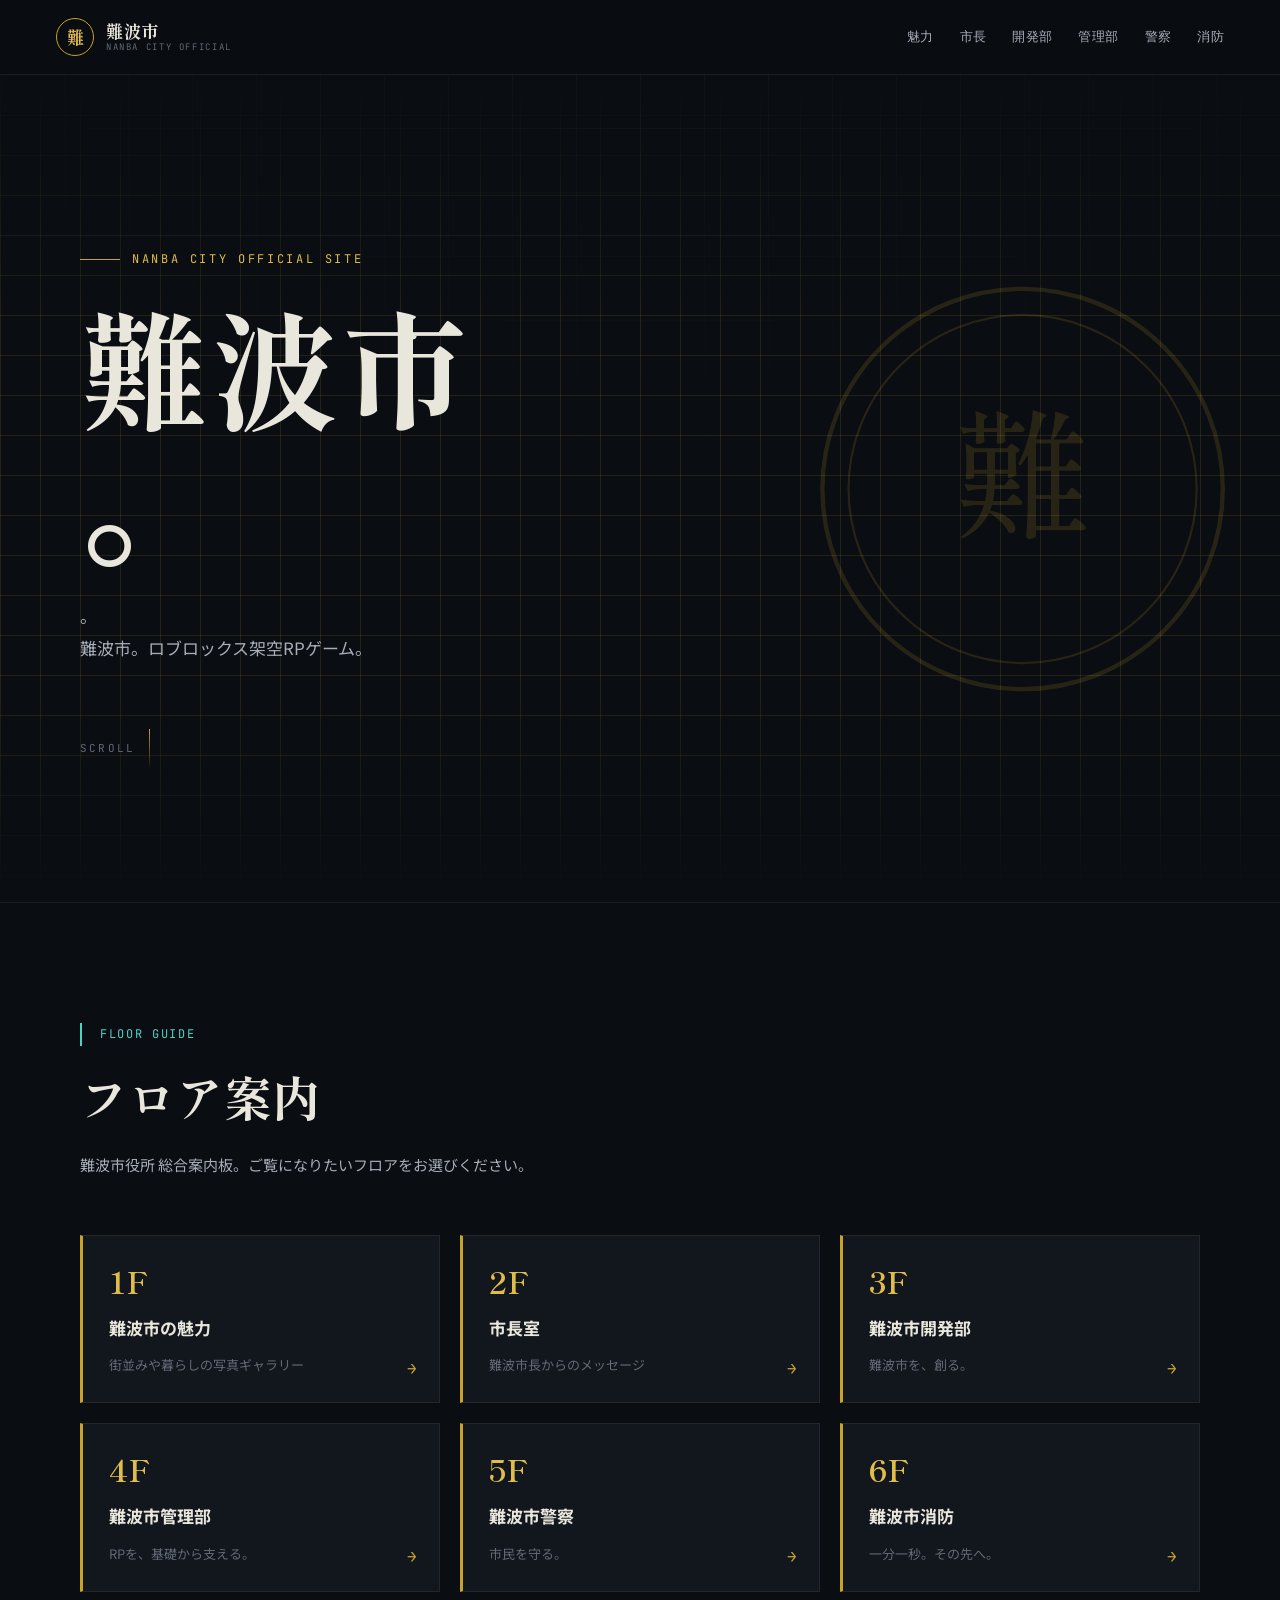
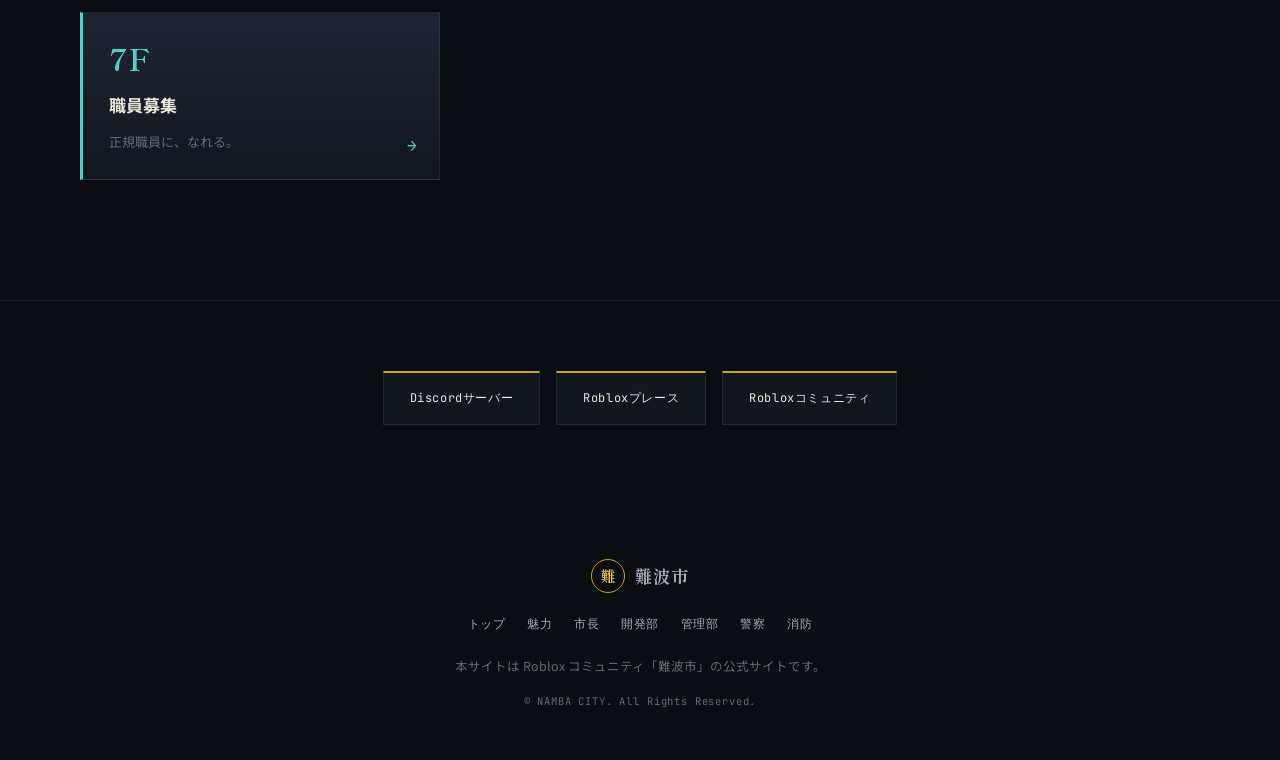
<file: index.html>
<!DOCTYPE html>
<html lang="ja">
<head>
  <meta name="google-site-verification" content="oel3EY64V1qcMJ2MI0veUXsYxTe64G3Mp0bTY5dSs6Q" />
<meta charset="UTF-8">
<meta name="viewport" content="width=device-width, initial-scale=1.0">
<title>難波市 公式サイト｜難波市 公式サイト</title>
<meta name="description" content="難波市 公式サイト。難波市の魅力、市長メッセージ、各部門のご紹介。">
<link rel="preconnect" href="https://fonts.googleapis.com">
<link rel="preconnect" href="https://fonts.gstatic.com" crossorigin>
<link href="https://fonts.googleapis.com/css2?family=Shippori+Mincho:wght@500;700;800&family=Noto+Sans+JP:wght@400;500;600;700;900&family=JetBrains+Mono:wght@400;500;600&display=swap" rel="stylesheet">
<link rel="stylesheet" href="style.css">
</head>
<body>

<div class="blueprint-fixed" aria-hidden="true"></div>
<header class="site-header">
  <a href="index.html" class="brand">
    <span class="brand-mark">難</span>
    <span class="brand-text">
      <span class="brand-ja">難波市</span>
      <span class="brand-en">NANBA CITY OFFICIAL</span>
    </span>
  </a>
  <nav class="site-nav">
    <a href="charm.html">魅力</a>
    <a href="mayor.html">市長</a>
    <a href="development.html">開発部</a>
    <a href="administration.html">管理部</a>
    <a href="police.html">警察</a>
    <a href="fire.html">消防</a>
  </nav>
</header>

<main id="top">

  <!-- ===================== HERO ===================== -->
  <section class="hero">
    <div class="hero-grid" aria-hidden="true"></div>
    <div class="hero-seal" aria-hidden="true">
      <svg viewBox="0 0 200 200" xmlns="http://www.w3.org/2000/svg">
        <circle cx="100" cy="100" r="92" fill="none" stroke="currentColor" stroke-width="2"/>
        <circle cx="100" cy="100" r="80" fill="none" stroke="currentColor" stroke-width="1"/>
        <text x="100" y="118" text-anchor="middle" font-family="'Shippori Mincho', serif" font-size="64" fill="currentColor">難</text>
      </svg>
    </div>

    <div class="hero-inner">
      <p class="eyebrow"><span class="eyebrow-line"></span>NANBA CITY OFFICIAL SITE</p>
      <h1 class="hero-title">難波市<br class="hero-break">。</h1>
      <p class="hero-lead">
        。<br>
        難波市。ロブロックス架空RPゲーム。
      </p>
      <a href="#directory" class="scroll-cue">
        <span>SCROLL</span>
        <span class="scroll-line"></span>
      </a>
    </div>
  </section>

  <!-- ===================== FLOOR DIRECTORY ===================== -->
  <section class="section directory-section" id="directory">
    <div class="section-inner">
      <p class="doc-number doc-number-alt">FLOOR GUIDE</p>
      <h2 class="section-title">フロア案内</h2>
      <p class="section-lead">難波市役所 総合案内板。ご覧になりたいフロアをお選びください。</p>

      <div class="directory-grid">

        <a href="charm.html" class="floor-card">
          <span class="floor-num">1F</span>
          <span class="floor-name">難波市の魅力</span>
          <span class="floor-desc">街並みや暮らしの写真ギャラリー</span>
          <span class="floor-arrow">→</span>
        </a>

        <a href="mayor.html" class="floor-card">
          <span class="floor-num">2F</span>
          <span class="floor-name">市長室</span>
          <span class="floor-desc">難波市長からのメッセージ</span>
          <span class="floor-arrow">→</span>
        </a>

        <a href="development.html" class="floor-card">
          <span class="floor-num">3F</span>
          <span class="floor-name">難波市開発部</span>
          <span class="floor-desc">難波市を、創る。</span>
          <span class="floor-arrow">→</span>
        </a>

        <a href="administration.html" class="floor-card">
          <span class="floor-num">4F</span>
          <span class="floor-name">難波市管理部</span>
          <span class="floor-desc">RPを、基礎から支える。</span>
          <span class="floor-arrow">→</span>
        </a>

        <a href="police.html" class="floor-card">
          <span class="floor-num">5F</span>
          <span class="floor-name">難波市警察</span>
          <span class="floor-desc">市民を守る。</span>
          <span class="floor-arrow">→</span>
        </a>

        <a href="fire.html" class="floor-card">
          <span class="floor-num">6F</span>
          <span class="floor-name">難波市消防</span>
          <span class="floor-desc">一分一秒。その先へ。</span>
          <span class="floor-arrow">→</span>
        </a>

        <a href="recruit.html" class="floor-card floor-card-recruit">
          <span class="floor-num">7F</span>
          <span class="floor-name">職員募集</span>
          <span class="floor-desc">正規職員に、なれる。</span>
          <span class="floor-arrow">→</span>
        </a>

      </div>
    </div>
  </section>

   <!-- =====================  External Links  ===================== -->
 <div class="server-links">

  <a href="https://discord.gg/ZSzgcGP5Sd" target="_blank">
    Discordサーバー
  </a>

  <a href="https://www.roblox.com/ja/games/94047480885304/Namba-City" target="_blank">
    Robloxプレース
  </a>

  <a href="https://www.roblox.com/ja/communities/956956351/Namba-City#!/about" target="_blank">
    Robloxコミュニティ
  </a>
</div>
</div>

</main>

<footer class="site-footer">
  <div class="footer-inner">
    <div class="footer-brand">
      <span class="brand-mark brand-mark-sm">難</span>
      <span class="brand-ja">難波市</span>
    </div>
    <nav class="footer-nav">
      <a href="index.html">トップ</a>
      <a href="charm.html">魅力</a>
      <a href="mayor.html">市長</a>
      <a href="development.html">開発部</a>
      <a href="administration.html">管理部</a>
      <a href="police.html">警察</a>
      <a href="fire.html">消防</a>
    </nav>
    <p class="footer-note">本サイトは Roblox コミュニティ「難波市」の公式サイトです。</p>
    <p class="footer-copyright">© NAMBA CITY. All Rights Reserved.</p>
  </div>
</footer>

</body>
</html>
</file>
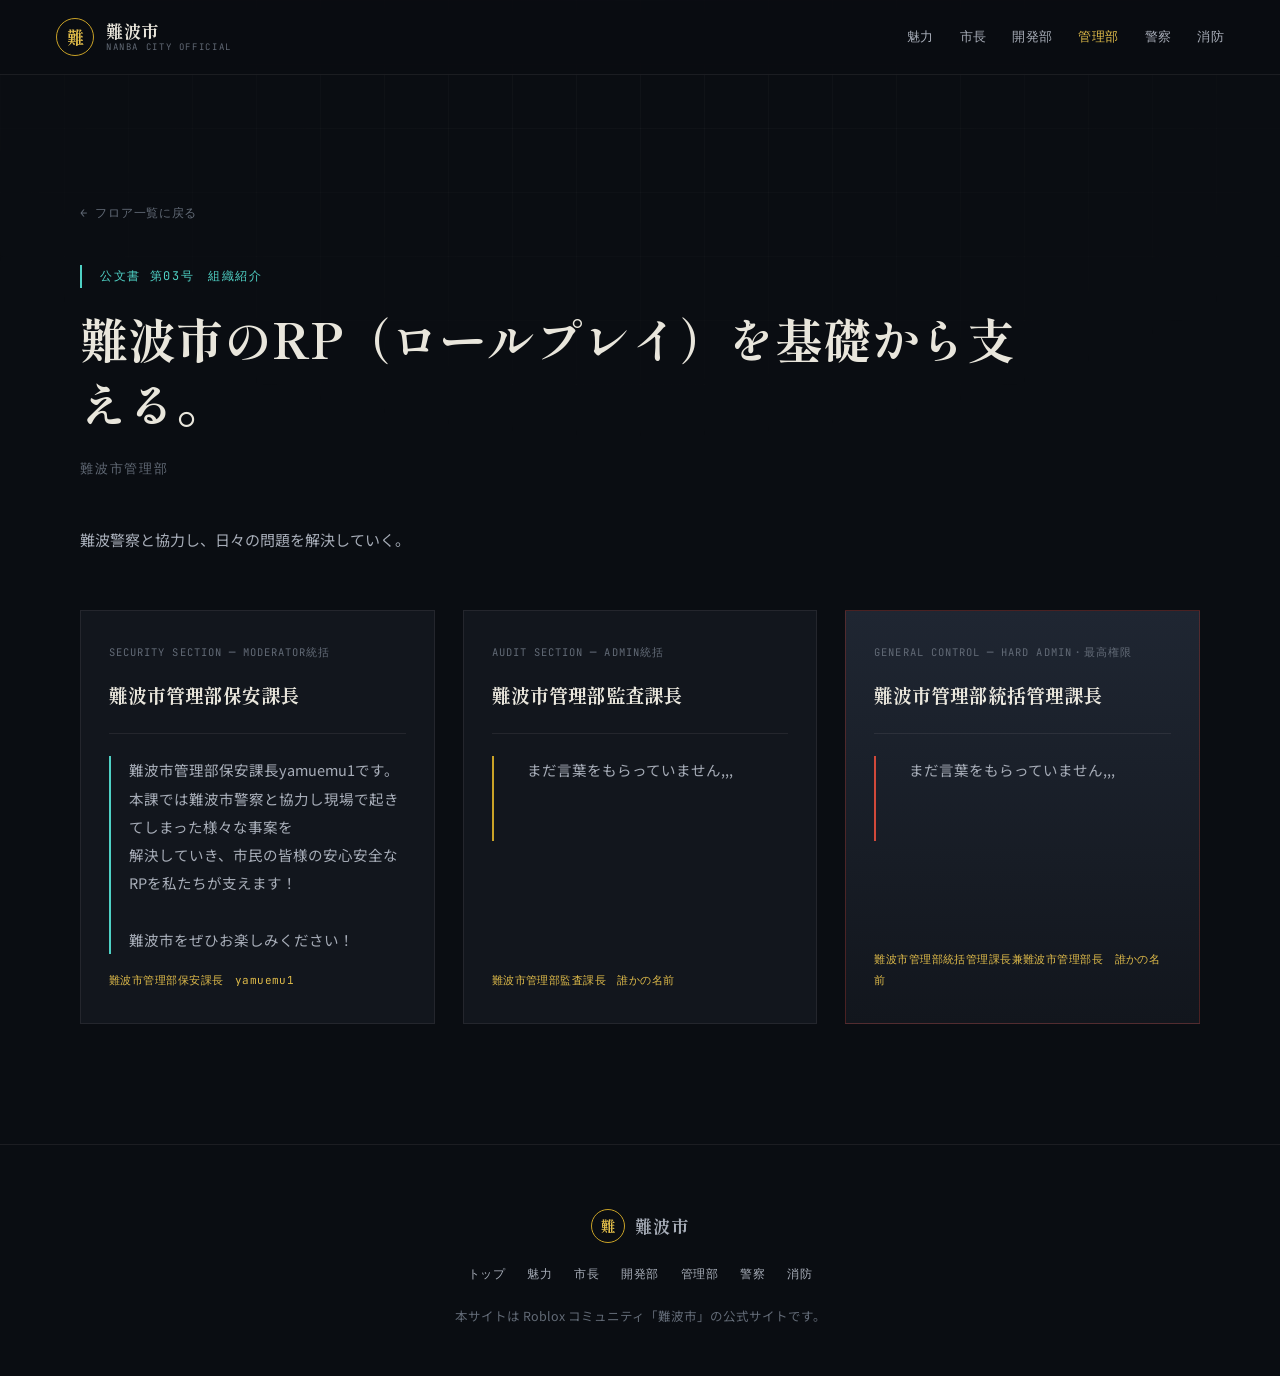
<file: administration.html>
<!DOCTYPE html>
<html lang="ja">
<head>
<meta charset="UTF-8">
<meta name="viewport" content="width=device-width, initial-scale=1.0">
<title>難波市管理部｜難波市 公式サイト</title>
<meta name="description" content="難波市管理部のご紹介。RPの秩序と公正を支える部署です。">
<link rel="preconnect" href="https://fonts.googleapis.com">
<link rel="preconnect" href="https://fonts.gstatic.com" crossorigin>
<link href="https://fonts.googleapis.com/css2?family=Shippori+Mincho:wght@500;700;800&family=Noto+Sans+JP:wght@400;500;600;700;900&family=JetBrains+Mono:wght@400;500;600&display=swap" rel="stylesheet">
<link rel="stylesheet" href="style.css">
</head>
<body>

<div class="blueprint-fixed" aria-hidden="true"></div>
<header class="site-header">
  <a href="index.html" class="brand">
    <span class="brand-mark">難</span>
    <span class="brand-text">
      <span class="brand-ja">難波市</span>
      <span class="brand-en">NANBA CITY OFFICIAL</span>
    </span>
  </a>
  <nav class="site-nav">
    <a href="charm.html">魅力</a>
    <a href="mayor.html">市長</a>
    <a href="development.html">開発部</a>
    <a href="administration.html" class="nav-current">管理部</a>
    <a href="police.html">警察</a>
    <a href="fire.html">消防</a>
  </nav>
</header>

<main>
  <section class="section admin-section">
    <div class="section-inner">
      <a href="index.html" class="back-link">← フロア一覧に戻る</a>
      <p class="doc-number doc-number-alt">公文書 第03号　組織紹介</p>
      <h2 class="section-title admin-catch">難波市のRP（ロールプレイ）を<br class="mobile-break">基礎から支える。</h2>
      <p class="section-title-sub">難波市管理部</p>
      <p class="section-lead">難波警察と協力し、日々の問題を解決していく。</p>

      <div class="card-grid admin-grid">

        <article class="member-card admin-card admin-card-cyan">
          <p class="member-role-label">Security Section ─ Moderator統括</p>
          <h3 class="member-role">難波市管理部保安課長</h3>
          <blockquote class="member-quote">
            難波市管理部保安課長yamuemu1です。本課では難波市警察と協力し現場で起きてしまった様々な事案を<br>
            解決していき、市民の皆様の安心安全なRPを私たちが支えます！
            <br><br>難波市をぜひお楽しみください！
          </blockquote>
          <p class="member-note">難波市管理部保安課長　yamuemu1</p>
        </article>

        <article class="member-card admin-card admin-card-gold">
          <p class="member-role-label">Audit Section ─ Admin統括</p>
          <h3 class="member-role">難波市管理部監査課長</h3>
          <blockquote class="member-quote">
          　まだ言葉をもらっていません,,,
          </blockquote>
          <p class="member-note">難波市管理部監査課長　誰かの名前</p>
        </article>

        <article class="member-card admin-card admin-card-crimson admin-card-featured">
          <p class="member-role-label">General Control ─ Hard Admin・最高権限</p>
          <h3 class="member-role">難波市管理部統括管理課長</h3>
          <blockquote class="member-quote">
           　まだ言葉をもらっていません,,,
          </blockquote>
          <p class="member-note">難波市管理部統括管理課長兼難波市管理部長　誰かの名前</p>
        </article>

      </div>
    </div>
  </section>
</main>

<footer class="site-footer">
  <div class="footer-inner">
    <div class="footer-brand">
      <span class="brand-mark brand-mark-sm">難</span>
      <span class="brand-ja">難波市</span>
    </div>
    <nav class="footer-nav">
      <a href="index.html">トップ</a>
      <a href="charm.html">魅力</a>
      <a href="mayor.html">市長</a>
      <a href="development.html">開発部</a>
      <a href="administration.html">管理部</a>
      <a href="police.html">警察</a>
      <a href="fire.html">消防</a>
    </nav>
    <p class="footer-note">本サイトは Roblox コミュニティ「難波市」の公式サイトです。</p>
   
  </div>
</footer>

</body>
</html>
</file>
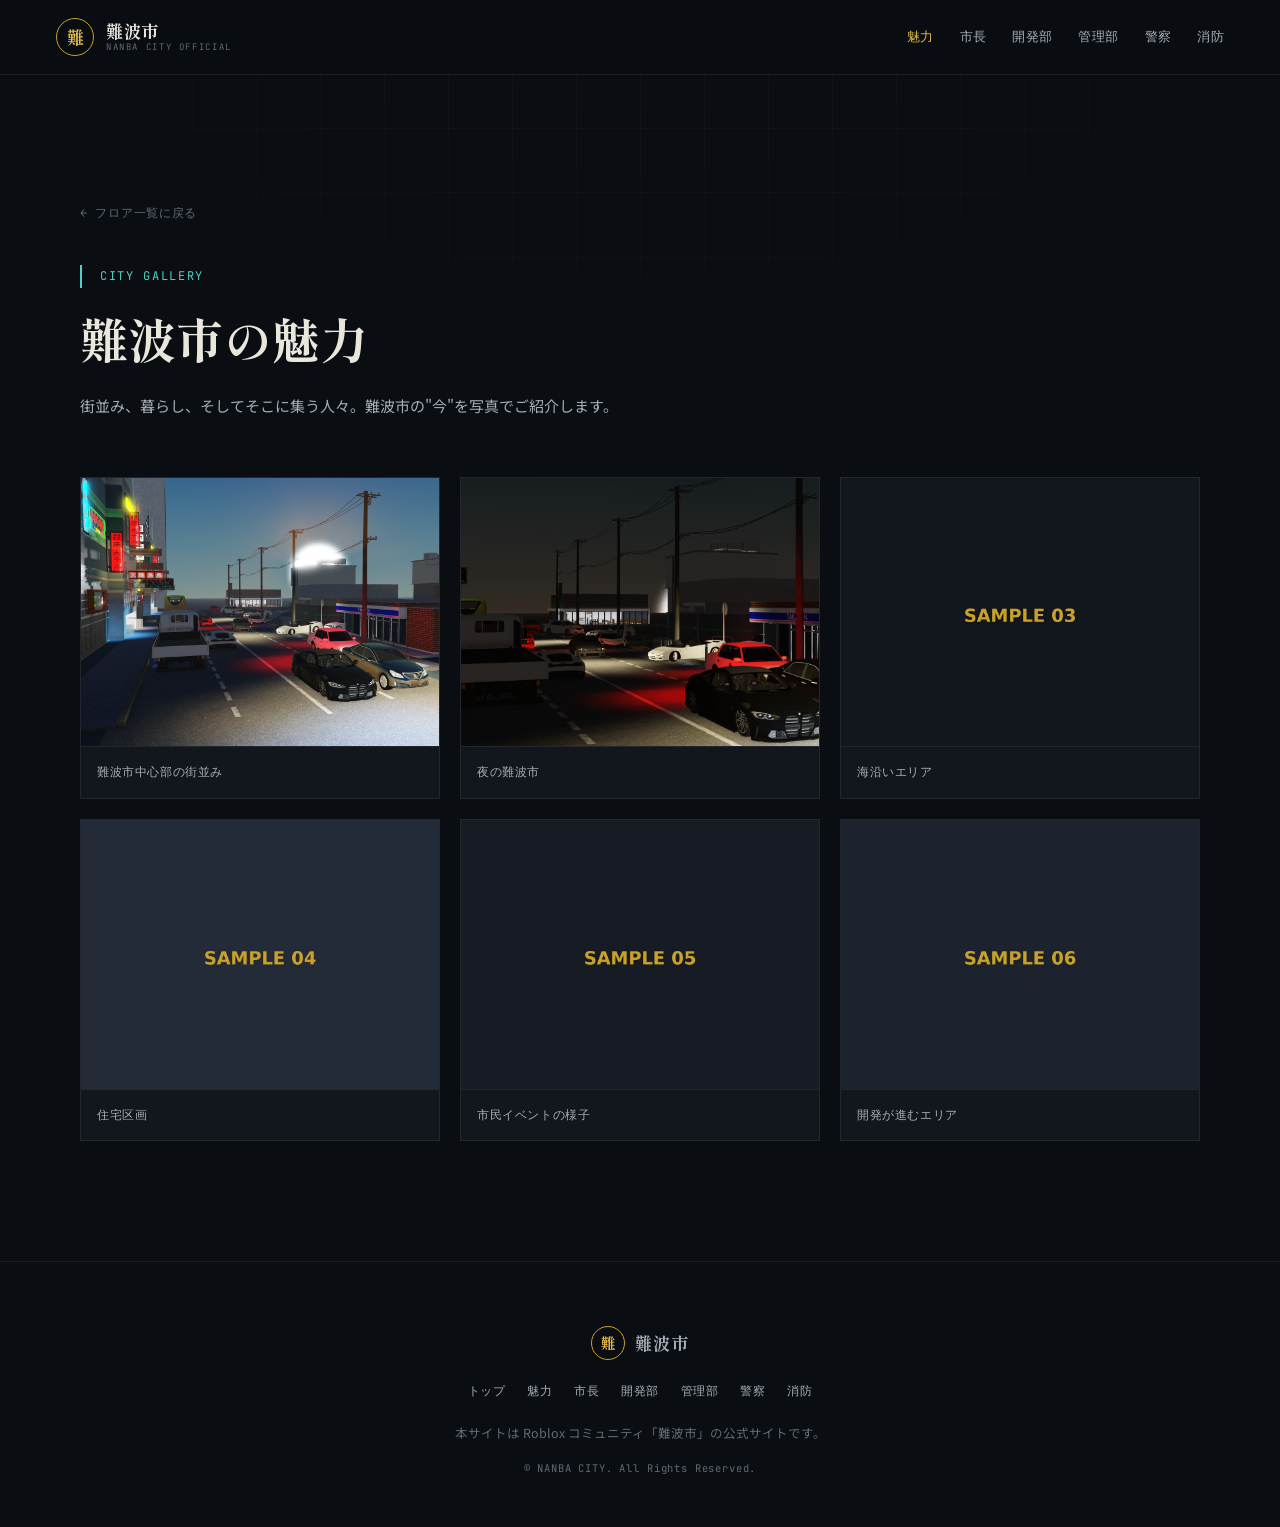
<file: charm.html>
<!DOCTYPE html>
<html lang="ja">
<head>
<meta charset="UTF-8">
<meta name="viewport" content="width=device-width, initial-scale=1.0">
<title>難波市の魅力｜難波市 公式サイト</title>
<meta name="description" content="難波市の街並みや暮らしを紹介する写真ギャラリー。">
<link rel="preconnect" href="https://fonts.googleapis.com">
<link rel="preconnect" href="https://fonts.gstatic.com" crossorigin>
<link href="https://fonts.googleapis.com/css2?family=Shippori+Mincho:wght@500;700;800&family=Noto+Sans+JP:wght@400;500;600;700;900&family=JetBrains+Mono:wght@400;500;600&display=swap" rel="stylesheet">
<link rel="stylesheet" href="style.css">
</head>
<body>

<div class="blueprint-fixed" aria-hidden="true"></div>
<header class="site-header">
  <a href="index.html" class="brand">
    <span class="brand-mark">難</span>
    <span class="brand-text">
      <span class="brand-ja">難波市</span>
      <span class="brand-en">NANBA CITY OFFICIAL</span>
    </span>
  </a>
  <nav class="site-nav">
    <a href="charm.html" class="nav-current">魅力</a>
    <a href="mayor.html">市長</a>
    <a href="development.html">開発部</a>
    <a href="administration.html">管理部</a>
    <a href="police.html">警察</a>
    <a href="fire.html">消防</a>
  </nav>
</header>

<main>
  <section class="section charm-section">
    <div class="section-inner">
      <a href="index.html" class="back-link">← フロア一覧に戻る</a>
      <p class="doc-number doc-number-alt">CITY GALLERY</p>
      <h2 class="section-title">難波市の魅力</h2>
      <p class="section-lead">街並み、暮らし、そしてそこに集う人々。難波市の"今"を写真でご紹介します。</p>

      <div class="gallery-grid">

        <figure class="gallery-item">
          <img src="Namba foto hiru.png" alt="難波市の街並み1" loading="lazy">
          <figcaption>難波市中心部の街並み</figcaption>
        </figure>

        <figure class="gallery-item">
          <img src="Namba foto yoru.png" alt="難波市の街並み2" loading="lazy">
          <figcaption>夜の難波市</figcaption>
        </figure>

        <figure class="gallery-item">
          <img src="miryoku-03.jpg" alt="難波市の街並み3" loading="lazy">
          <figcaption>海沿いエリア</figcaption>
        </figure>

        <figure class="gallery-item">
          <img src="miryoku-04.jpg" alt="難波市の街並み4" loading="lazy">
          <figcaption>住宅区画</figcaption>
        </figure>

        <figure class="gallery-item">
          <img src="miryoku-05.jpg" alt="難波市の街並み5" loading="lazy">
          <figcaption>市民イベントの様子</figcaption>
        </figure>

        <figure class="gallery-item">
          <img src="miryoku-06.jpg" alt="難波市の街並み6" loading="lazy">
          <figcaption>開発が進むエリア</figcaption>
        </figure>

      </div>
    </div>
  </section>
</main>

<footer class="site-footer">
  <div class="footer-inner">
    <div class="footer-brand">
      <span class="brand-mark brand-mark-sm">難</span>
      <span class="brand-ja">難波市</span>
    </div>
    <nav class="footer-nav">
      <a href="index.html">トップ</a>
      <a href="charm.html">魅力</a>
      <a href="mayor.html">市長</a>
      <a href="development.html">開発部</a>
      <a href="administration.html">管理部</a>
      <a href="police.html">警察</a>
      <a href="fire.html">消防</a>
    </nav>
    <p class="footer-note">本サイトは Roblox コミュニティ「難波市」の公式サイトです。</p>
    <p class="footer-copyright">© NANBA CITY. All Rights Reserved.</p>
  </div>
</footer>

</body>
</html>
</file>
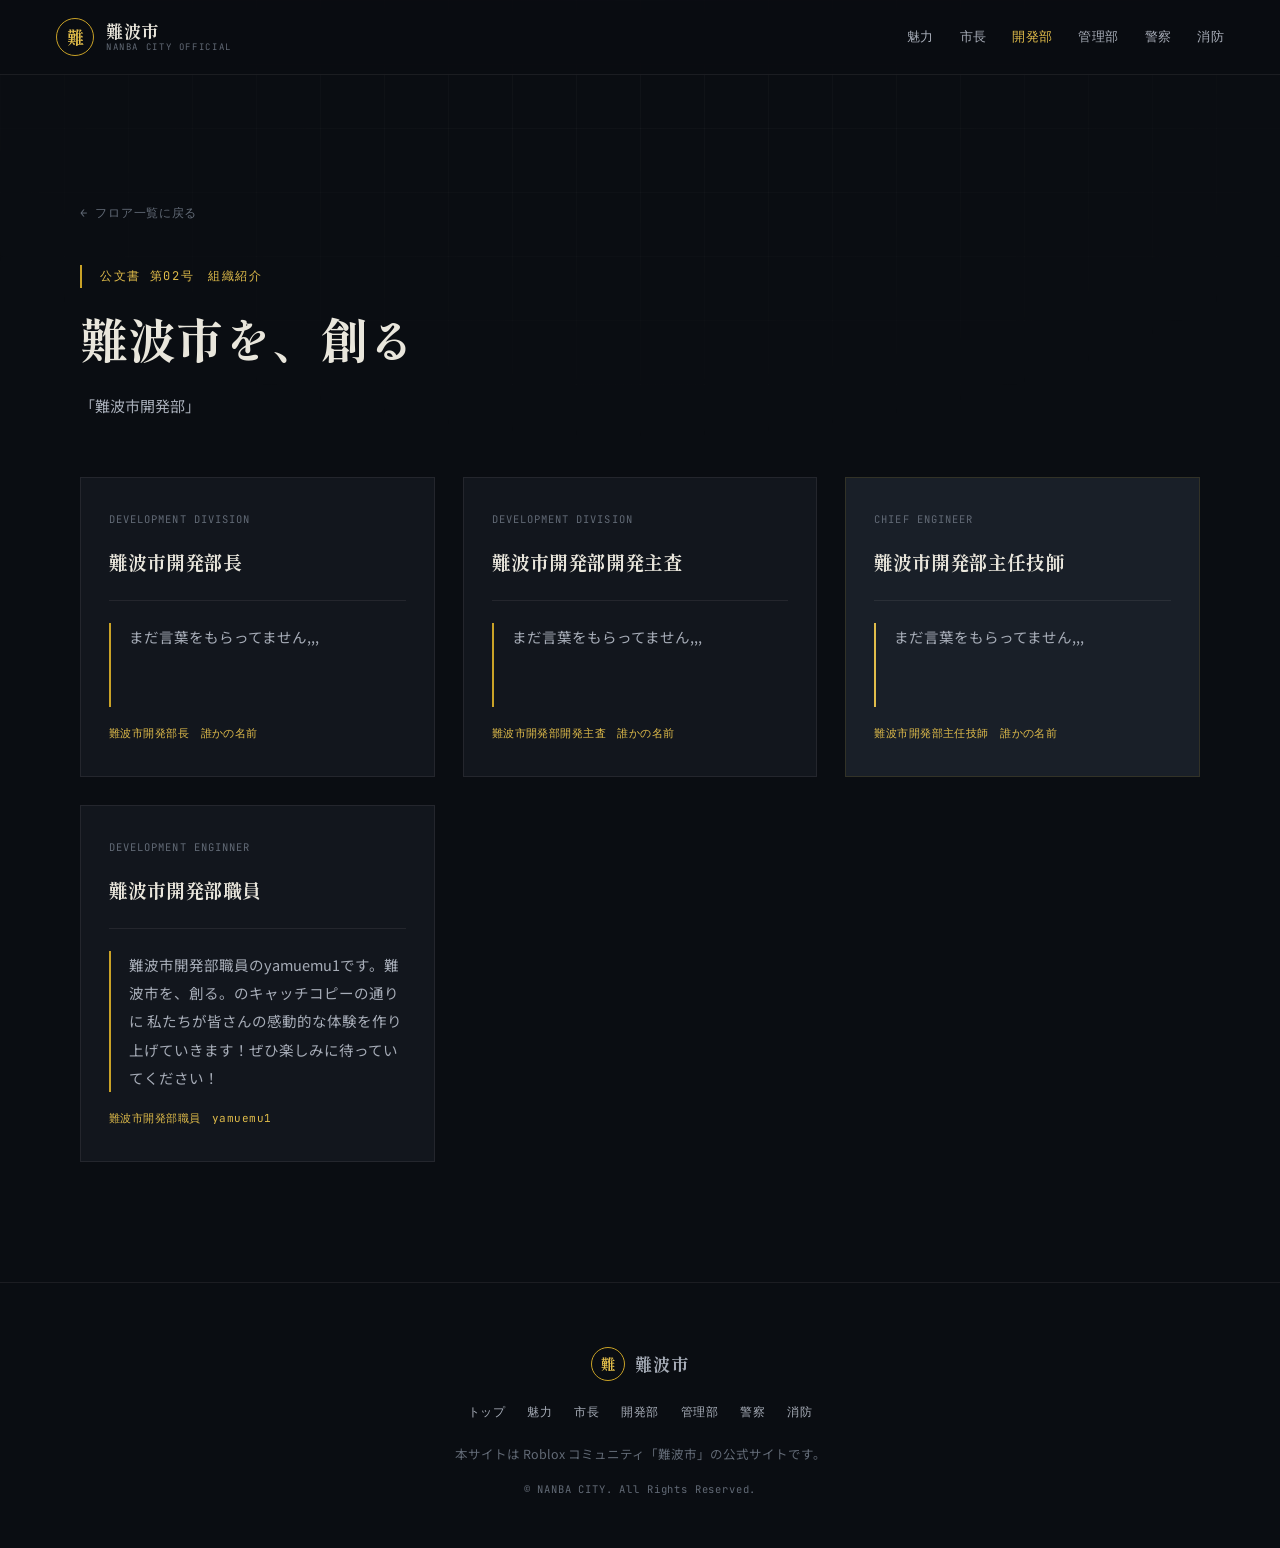
<file: development.html>
<!DOCTYPE html>
<html lang="ja">
<head>
<meta charset="UTF-8">
<meta name="viewport" content="width=device-width, initial-scale=1.0">
<title>難波市開発部｜難波市 公式サイト</title>
<meta name="description" content="難波市開発部のご紹介。マップ設計・建築を担う部署です。">
<link rel="preconnect" href="https://fonts.googleapis.com">
<link rel="preconnect" href="https://fonts.gstatic.com" crossorigin>
<link href="https://fonts.googleapis.com/css2?family=Shippori+Mincho:wght@500;700;800&family=Noto+Sans+JP:wght@400;500;600;700;900&family=JetBrains+Mono:wght@400;500;600&display=swap" rel="stylesheet">
<link rel="stylesheet" href="style.css">
</head>
<body>

<div class="blueprint-fixed" aria-hidden="true"></div>
<header class="site-header">
  <a href="index.html" class="brand">
    <span class="brand-mark">難</span>
    <span class="brand-text">
      <span class="brand-ja">難波市</span>
      <span class="brand-en">NANBA CITY OFFICIAL</span>
    </span>
  </a>
  <nav class="site-nav">
    <a href="charm.html">魅力</a>
    <a href="mayor.html">市長</a>
    <a href="development.html" class="nav-current">開発部</a>
    <a href="administration.html">管理部</a>
    <a href="police.html">警察</a>
    <a href="fire.html">消防</a>
  </nav>
</header>

<main>
  <section class="section dept-section">
    <div class="section-inner">
      <a href="index.html" class="back-link">← フロア一覧に戻る</a>
      <p class="doc-number">公文書 第02号　組織紹介</p>
      <h2 class="section-title">難波市を、創る</h2>
      <p class="section-lead">「難波市開発部」</p>

      <div class="card-grid dept-grid">

        <article class="member-card">
          <p class="member-role-label">Development Division</p>
          <h3 class="member-role">難波市開発部長</h3>
          <blockquote class="member-quote">
           まだ言葉をもらってません,,,
          </blockquote>
          <p class="member-note">難波市開発部長　誰かの名前</p>
        </article>

        <article class="member-card">
          <p class="member-role-label">Development Division</p>
          <h3 class="member-role">難波市開発部開発主査</h3>
          <blockquote class="member-quote">
            まだ言葉をもらってません,,,
          </blockquote>
          <p class="member-note">難波市開発部開発主査　誰かの名前</p>
        </article>

        <article class="member-card member-card-featured">
          <p class="member-role-label">Chief Engineer</p>
          <h3 class="member-role">難波市開発部主任技師</h3>
          <blockquote class="member-quote">
           まだ言葉をもらってません,,,
          </blockquote>
          <p class="member-note">難波市開発部主任技師　誰かの名前</p>
        </article>

        <article class="member-card">
          <p class="member-role-label">Development enginner</p>
          <h3 class="member-role">難波市開発部職員</h3>
          <blockquote class="member-quote">
           難波市開発部職員のyamuemu1です。難波市を、創る。のキャッチコピーの通りに
            私たちが皆さんの感動的な体験を作り上げていきます！ぜひ楽しみに待っていてください！
          </blockquote>
          <p class="member-note">難波市開発部職員　yamuemu1</p>
        </article>

      </div>
    </div>
  </section>
</main>

<footer class="site-footer">
  <div class="footer-inner">
    <div class="footer-brand">
      <span class="brand-mark brand-mark-sm">難</span>
      <span class="brand-ja">難波市</span>
    </div>
    <nav class="footer-nav">
      <a href="index.html">トップ</a>
      <a href="charm.html">魅力</a>
      <a href="mayor.html">市長</a>
      <a href="development.html">開発部</a>
      <a href="administration.html">管理部</a>
      <a href="police.html">警察</a>
      <a href="fire.html">消防</a>
    </nav>
    <p class="footer-note">本サイトは Roblox コミュニティ「難波市」の公式サイトです。</p>
    <p class="footer-copyright">© NANBA CITY. All Rights Reserved.</p>
  </div>
</footer>

</body>
</html>
</file>
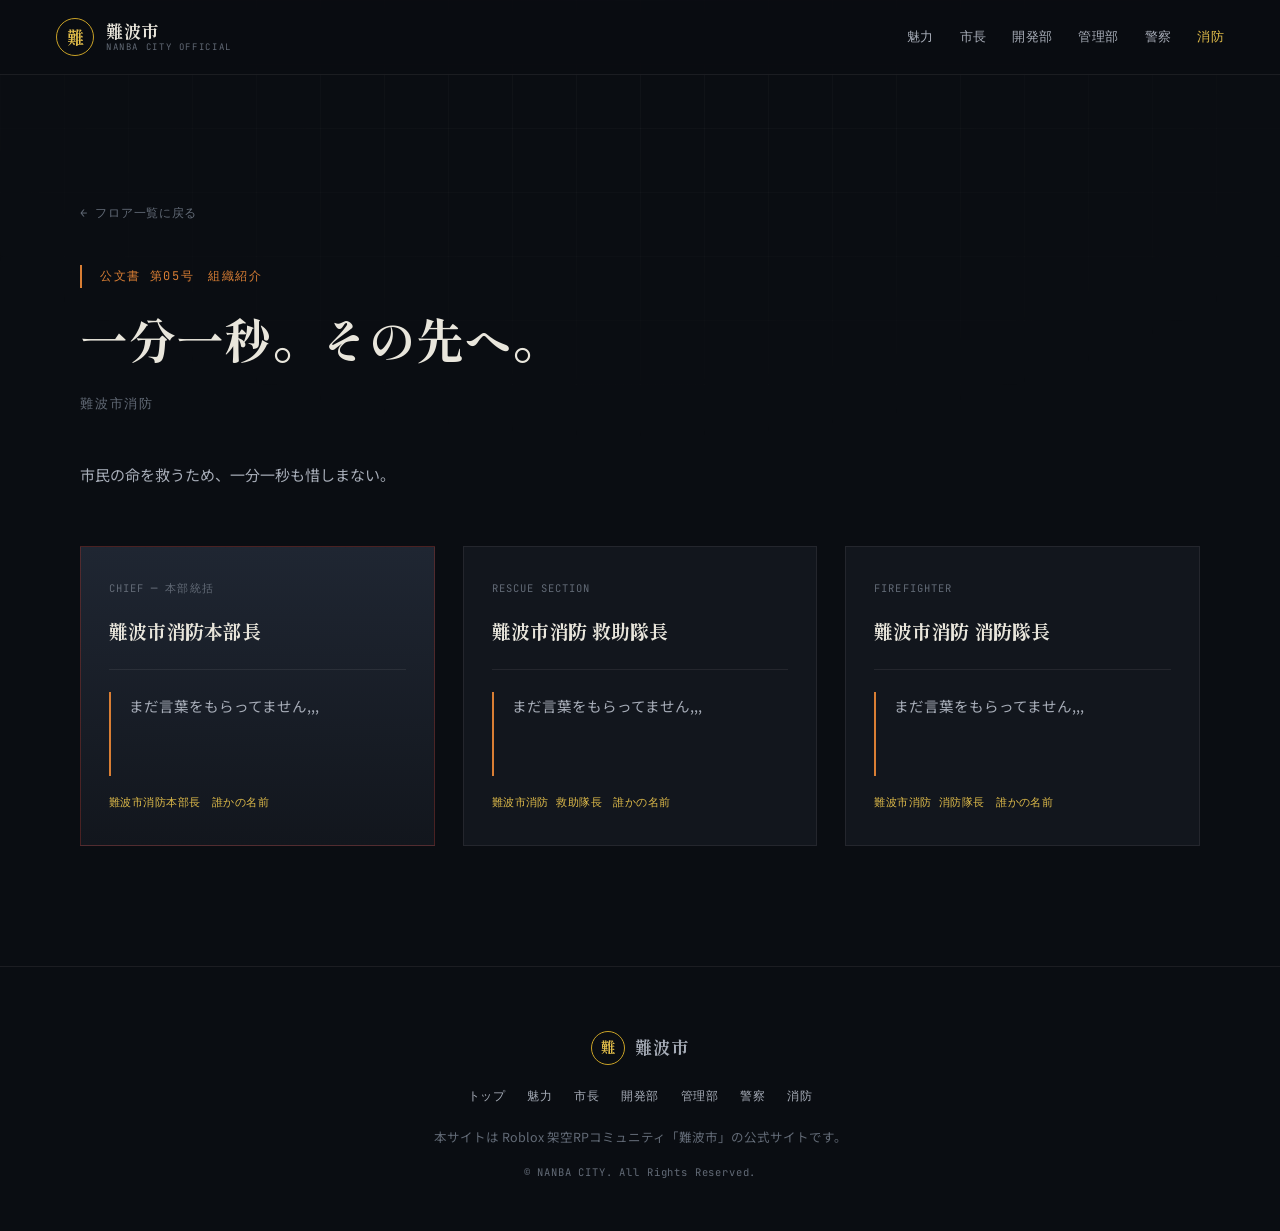
<file: fire.html>
<!DOCTYPE html>
<html lang="ja">
<head>
<meta charset="UTF-8">
<meta name="viewport" content="width=device-width, initial-scale=1.0">
<title>難波市消防｜難波市 公式サイト</title>
<meta name="description" content="難波市消防のご紹介。市民の安全を守る部署です。">
<link rel="preconnect" href="https://fonts.googleapis.com">
<link rel="preconnect" href="https://fonts.gstatic.com" crossorigin>
<link href="https://fonts.googleapis.com/css2?family=Shippori+Mincho:wght@500;700;800&family=Noto+Sans+JP:wght@400;500;600;700;900&family=JetBrains+Mono:wght@400;500;600&display=swap" rel="stylesheet">
<link rel="stylesheet" href="style.css">
</head>
<body>

<div class="blueprint-fixed" aria-hidden="true"></div>
<header class="site-header">
  <a href="index.html" class="brand">
    <span class="brand-mark">難</span>
    <span class="brand-text">
      <span class="brand-ja">難波市</span>
      <span class="brand-en">NANBA CITY OFFICIAL</span>
    </span>
  </a>
  <nav class="site-nav">
    <a href="charm.html">魅力</a>
    <a href="mayor.html">市長</a>
    <a href="development.html">開発部</a>
    <a href="administration.html">管理部</a>
    <a href="police.html">警察</a>
    <a href="fire.html" class="nav-current">消防</a>
  </nav>
</header>

<main>
  <section class="section fire-section">
    <div class="section-inner">
      <a href="index.html" class="back-link">← フロア一覧に戻る</a>
      <p class="doc-number doc-number-orange">公文書 第05号　組織紹介</p>
      <h2 class="section-title admin-catch">一分一秒。<br class="mobile-break">その先へ。</h2>
      <p class="section-title-sub">難波市消防</p>
      <p class="section-lead">市民の命を救うため、一分一秒も惜しまない。</p>

      <div class="card-grid admin-grid">

        <article class="member-card admin-card admin-card-orange admin-card-featured">
          <p class="member-role-label">Chief ─ 本部統括</p>
          <h3 class="member-role">難波市消防本部長</h3>
          <blockquote class="member-quote">
           まだ言葉をもらってません,,,
          </blockquote>
          <p class="member-note">難波市消防本部長　誰かの名前</p>
        </article>

        <article class="member-card admin-card admin-card-orange">
          <p class="member-role-label">Rescue Section</p>
          <h3 class="member-role">難波市消防 救助隊長</h3>
          <blockquote class="member-quote">
           まだ言葉をもらってません,,,
          </blockquote>
          <p class="member-note">難波市消防 救助隊長　誰かの名前</p>
        </article>

        <article class="member-card admin-card admin-card-orange">
          <p class="member-role-label">Firefighter</p>
          <h3 class="member-role">難波市消防 消防隊長</h3>
          <blockquote class="member-quote">
           まだ言葉をもらってません,,,
          </blockquote>
          <p class="member-note">難波市消防 消防隊長　誰かの名前</p>
        </article>

      </div>
    </div>
  </section>
</main>

<footer class="site-footer">
  <div class="footer-inner">
    <div class="footer-brand">
      <span class="brand-mark brand-mark-sm">難</span>
      <span class="brand-ja">難波市</span>
    </div>
    <nav class="footer-nav">
      <a href="index.html">トップ</a>
      <a href="charm.html">魅力</a>
      <a href="mayor.html">市長</a>
      <a href="development.html">開発部</a>
      <a href="administration.html">管理部</a>
      <a href="police.html">警察</a>
      <a href="fire.html">消防</a>
    </nav>
    <p class="footer-note">本サイトは Roblox 架空RPコミュニティ「難波市」の公式サイトです。</p>
    <p class="footer-copyright">© NANBA CITY. All Rights Reserved.</p>
  </div>
</footer>

</body>
</html>
</file>
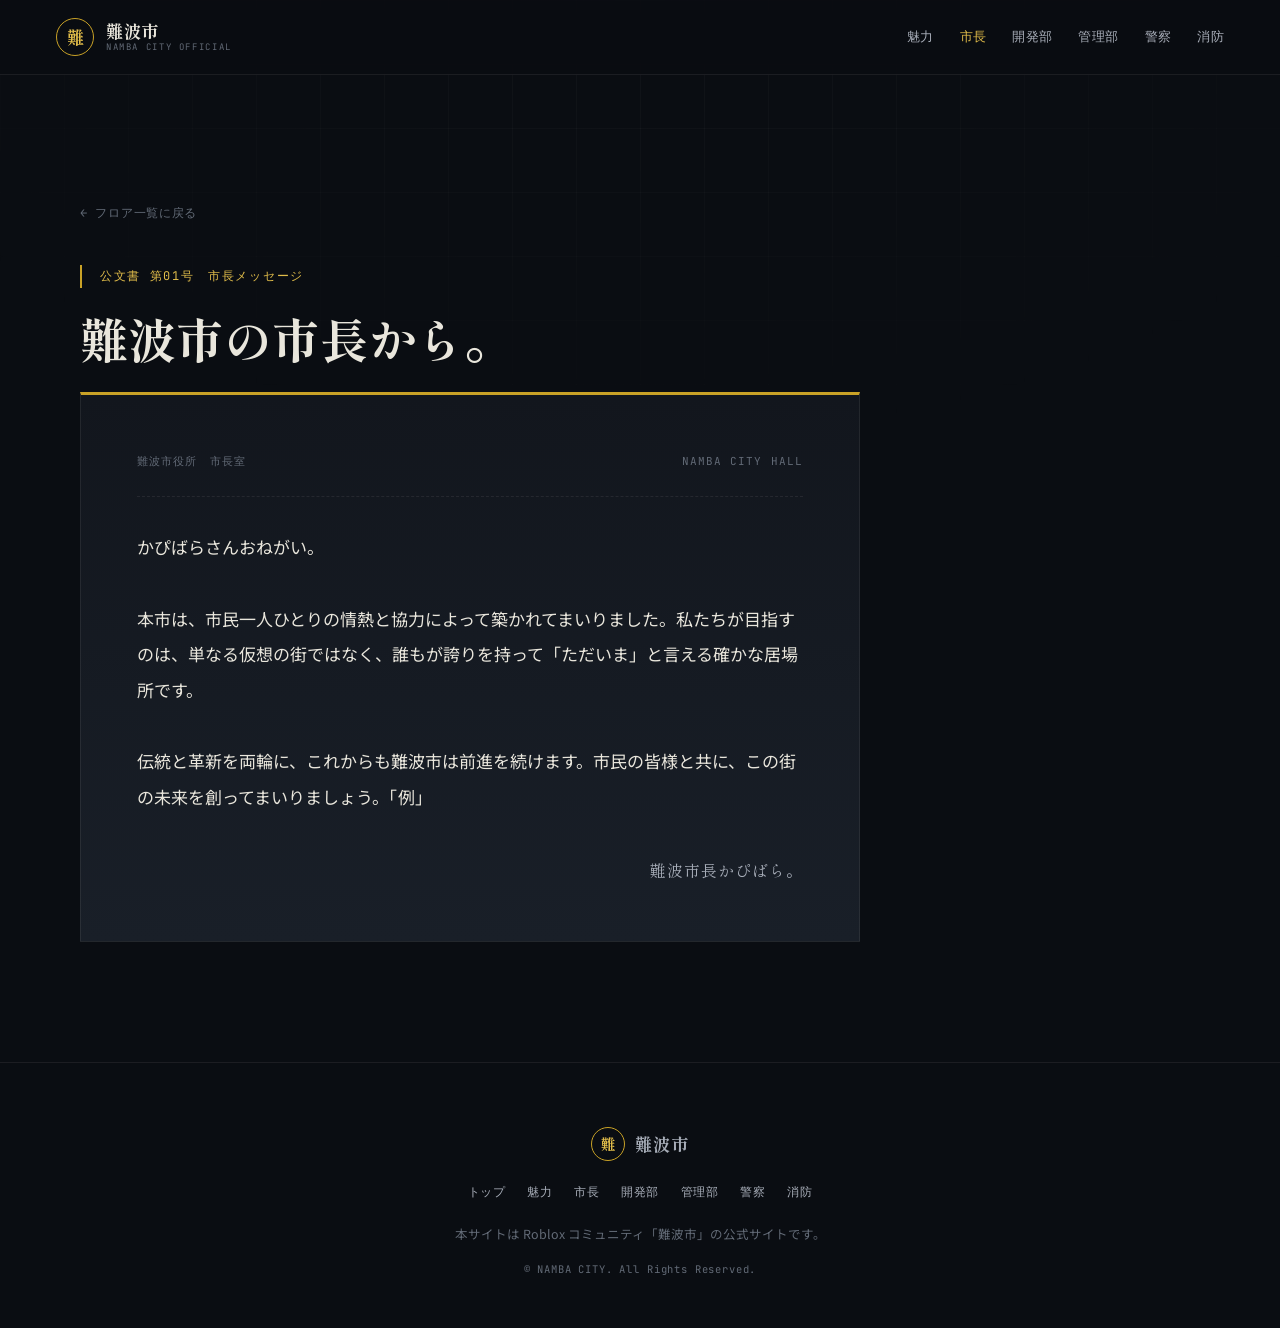
<file: mayor.html>
<!DOCTYPE html>
<html lang="ja">
<head>
<meta charset="UTF-8">
<meta name="viewport" content="width=device-width, initial-scale=1.0">
<title>市長メッセージ｜難波市 公式サイト</title>
<meta name="description" content="難波市長からの公式メッセージ。">
<link rel="preconnect" href="https://fonts.googleapis.com">
<link rel="preconnect" href="https://fonts.gstatic.com" crossorigin>
<link href="https://fonts.googleapis.com/css2?family=Shippori+Mincho:wght@500;700;800&family=Noto+Sans+JP:wght@400;500;600;700;900&family=JetBrains+Mono:wght@400;500;600&display=swap" rel="stylesheet">
<link rel="stylesheet" href="style.css">
</head>
<body>

<div class="blueprint-fixed" aria-hidden="true"></div>
<header class="site-header">
  <a href="index.html" class="brand">
    <span class="brand-mark">難</span>
    <span class="brand-text">
      <span class="brand-ja">難波市</span>
      <span class="brand-en">NAMBA CITY OFFICIAL</span>
    </span>
  </a>
  <nav class="site-nav">
    <a href="charm.html">魅力</a>
    <a href="mayor.html" class="nav-current">市長</a>
    <a href="development.html">開発部</a>
    <a href="administration.html">管理部</a>
    <a href="police.html">警察</a>
    <a href="fire.html">消防</a>
  </nav>
</header>

<main>
  <section class="section mayor-section">
    <div class="section-inner">
      <a href="index.html" class="back-link">← フロア一覧に戻る</a>
      <p class="doc-number">公文書 第01号　市長メッセージ</p>
      <h2 class="section-title">難波市の市長から。</h2>

      <div class="document-card">
        <div class="document-head">
          <span class="document-head-label">難波市役所　市長室</span>
          <span class="document-head-date">NAMBA CITY HALL</span>
        </div>

        <blockquote class="mayor-quote">
          かぴばらさんおねがい。<br><br>
          本市は、市民一人ひとりの情熱と協力によって築かれてまいりました。私たちが目指すのは、単なる仮想の街ではなく、誰もが誇りを持って「ただいま」と言える確かな居場所です。<br><br>
          伝統と革新を両輪に、これからも難波市は前進を続けます。市民の皆様と共に、この街の未来を創ってまいりましょう。「例」
        </blockquote>

        <div class="document-sign">
          <span class="sign-role">難波市長かぴばら。</span>

          
        </div>
      </div>
    </div>
  </section>
</main>

<footer class="site-footer">
  <div class="footer-inner">
    <div class="footer-brand">
      <span class="brand-mark brand-mark-sm">難</span>
      <span class="brand-ja">難波市</span>
    </div>
    <nav class="footer-nav">
      <a href="index.html">トップ</a>
      <a href="charm.html">魅力</a>
      <a href="mayor.html">市長</a>
      <a href="development.html">開発部</a>
      <a href="administration.html">管理部</a>
      <a href="police.html">警察</a>
      <a href="fire.html">消防</a>
    </nav>
    <p class="footer-note">本サイトは Roblox コミュニティ「難波市」の公式サイトです。</p>
    <p class="footer-copyright">© NAMBA CITY. All Rights Reserved.</p>
  </div>
</footer>

</body>
</html>
</file>
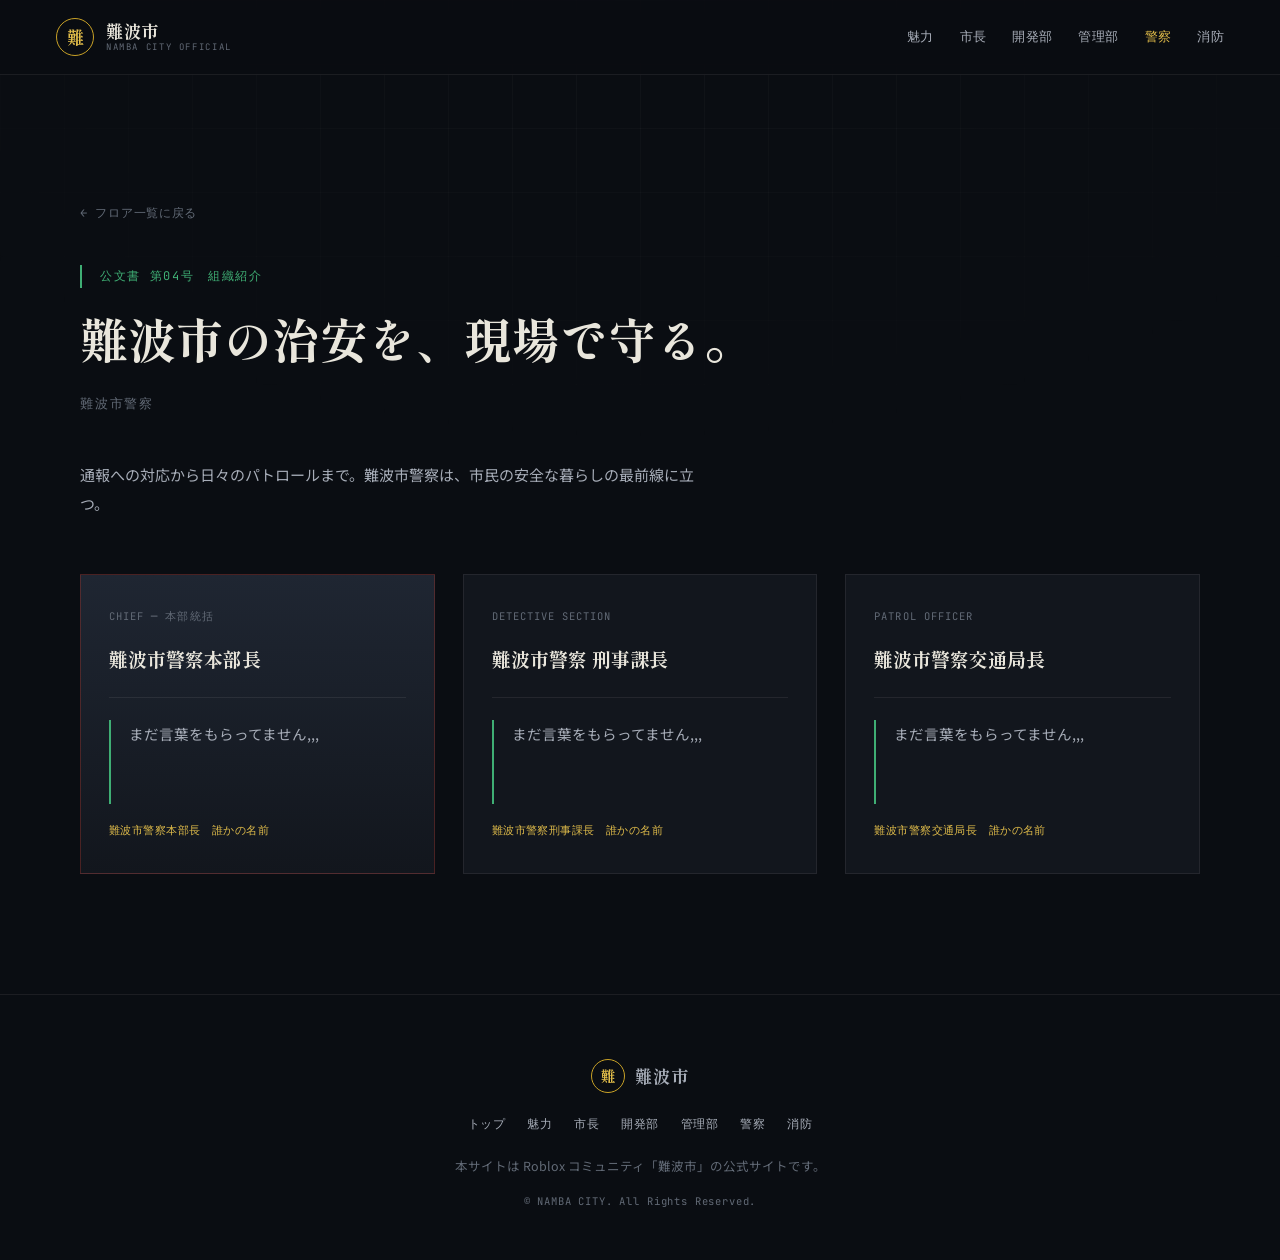
<file: police.html>
<!DOCTYPE html>
<html lang="ja">
<head>
<meta charset="UTF-8">
<meta name="viewport" content="width=device-width, initial-scale=1.0">
<title>難波市警察｜難波市 公式サイト</title>
<meta name="description" content="難波市警察のご紹介。市内の治安を守る部署です。">
<link rel="preconnect" href="https://fonts.googleapis.com">
<link rel="preconnect" href="https://fonts.gstatic.com" crossorigin>
<link href="https://fonts.googleapis.com/css2?family=Shippori+Mincho:wght@500;700;800&family=Noto+Sans+JP:wght@400;500;600;700;900&family=JetBrains+Mono:wght@400;500;600&display=swap" rel="stylesheet">
<link rel="stylesheet" href="style.css">
</head>
<body>

<div class="blueprint-fixed" aria-hidden="true"></div>
<header class="site-header">
  <a href="index.html" class="brand">
    <span class="brand-mark">難</span>
    <span class="brand-text">
      <span class="brand-ja">難波市</span>
      <span class="brand-en">NAMBA CITY OFFICIAL</span>
    </span>
  </a>
  <nav class="site-nav">
    <a href="charm.html">魅力</a>
    <a href="mayor.html">市長</a>
    <a href="development.html">開発部</a>
    <a href="administration.html">管理部</a>
    <a href="police.html" class="nav-current">警察</a>
    <a href="fire.html">消防</a>
  </nav>
</header>

<main>
  <section class="section police-section">
    <div class="section-inner">
      <a href="index.html" class="back-link">← フロア一覧に戻る</a>
      <p class="doc-number doc-number-emerald">公文書 第04号　組織紹介</p>
      <h2 class="section-title admin-catch">難波市の治安を、<br class="mobile-break">現場で守る。</h2>
      <p class="section-title-sub">難波市警察</p>
      <p class="section-lead">通報への対応から日々のパトロールまで。難波市警察は、市民の安全な暮らしの最前線に立つ。</p>

      <div class="card-grid admin-grid">

        <article class="member-card admin-card admin-card-emerald admin-card-featured">
          <p class="member-role-label">Chief ─ 本部統括</p>
          <h3 class="member-role">難波市警察本部長</h3>
          <blockquote class="member-quote">
           まだ言葉をもらってません,,,
          </blockquote>
          <p class="member-note">難波市警察本部長　誰かの名前</p>
        </article>

        <article class="member-card admin-card admin-card-emerald">
          <p class="member-role-label">Detective Section</p>
          <h3 class="member-role">難波市警察 刑事課長</h3>
          <blockquote class="member-quote">
           まだ言葉をもらってません,,,
          </blockquote>
          <p class="member-note">難波市警察刑事課長　誰かの名前</p>
        </article>

        <article class="member-card admin-card admin-card-emerald">
          <p class="member-role-label">Patrol Officer</p>
          <h3 class="member-role">難波市警察交通局長</h3>
          <blockquote class="member-quote">
           まだ言葉をもらってません,,,
          </blockquote>
          <p class="member-note">難波市警察交通局長　誰かの名前</p>
        </article>

      </div>
    </div>
  </section>
</main>

<footer class="site-footer">
  <div class="footer-inner">
    <div class="footer-brand">
      <span class="brand-mark brand-mark-sm">難</span>
      <span class="brand-ja">難波市</span>
    </div>
    <nav class="footer-nav">
      <a href="index.html">トップ</a>
      <a href="charm.html">魅力</a>
      <a href="mayor.html">市長</a>
      <a href="development.html">開発部</a>
      <a href="administration.html">管理部</a>
      <a href="police.html">警察</a>
      <a href="fire.html">消防</a>
    </nav>
    <p class="footer-note">本サイトは Roblox コミュニティ「難波市」の公式サイトです。</p>
    <p class="footer-copyright">© NAMBA CITY. All Rights Reserved.</p>
  </div>
</footer>

</body>
</html>
</file>
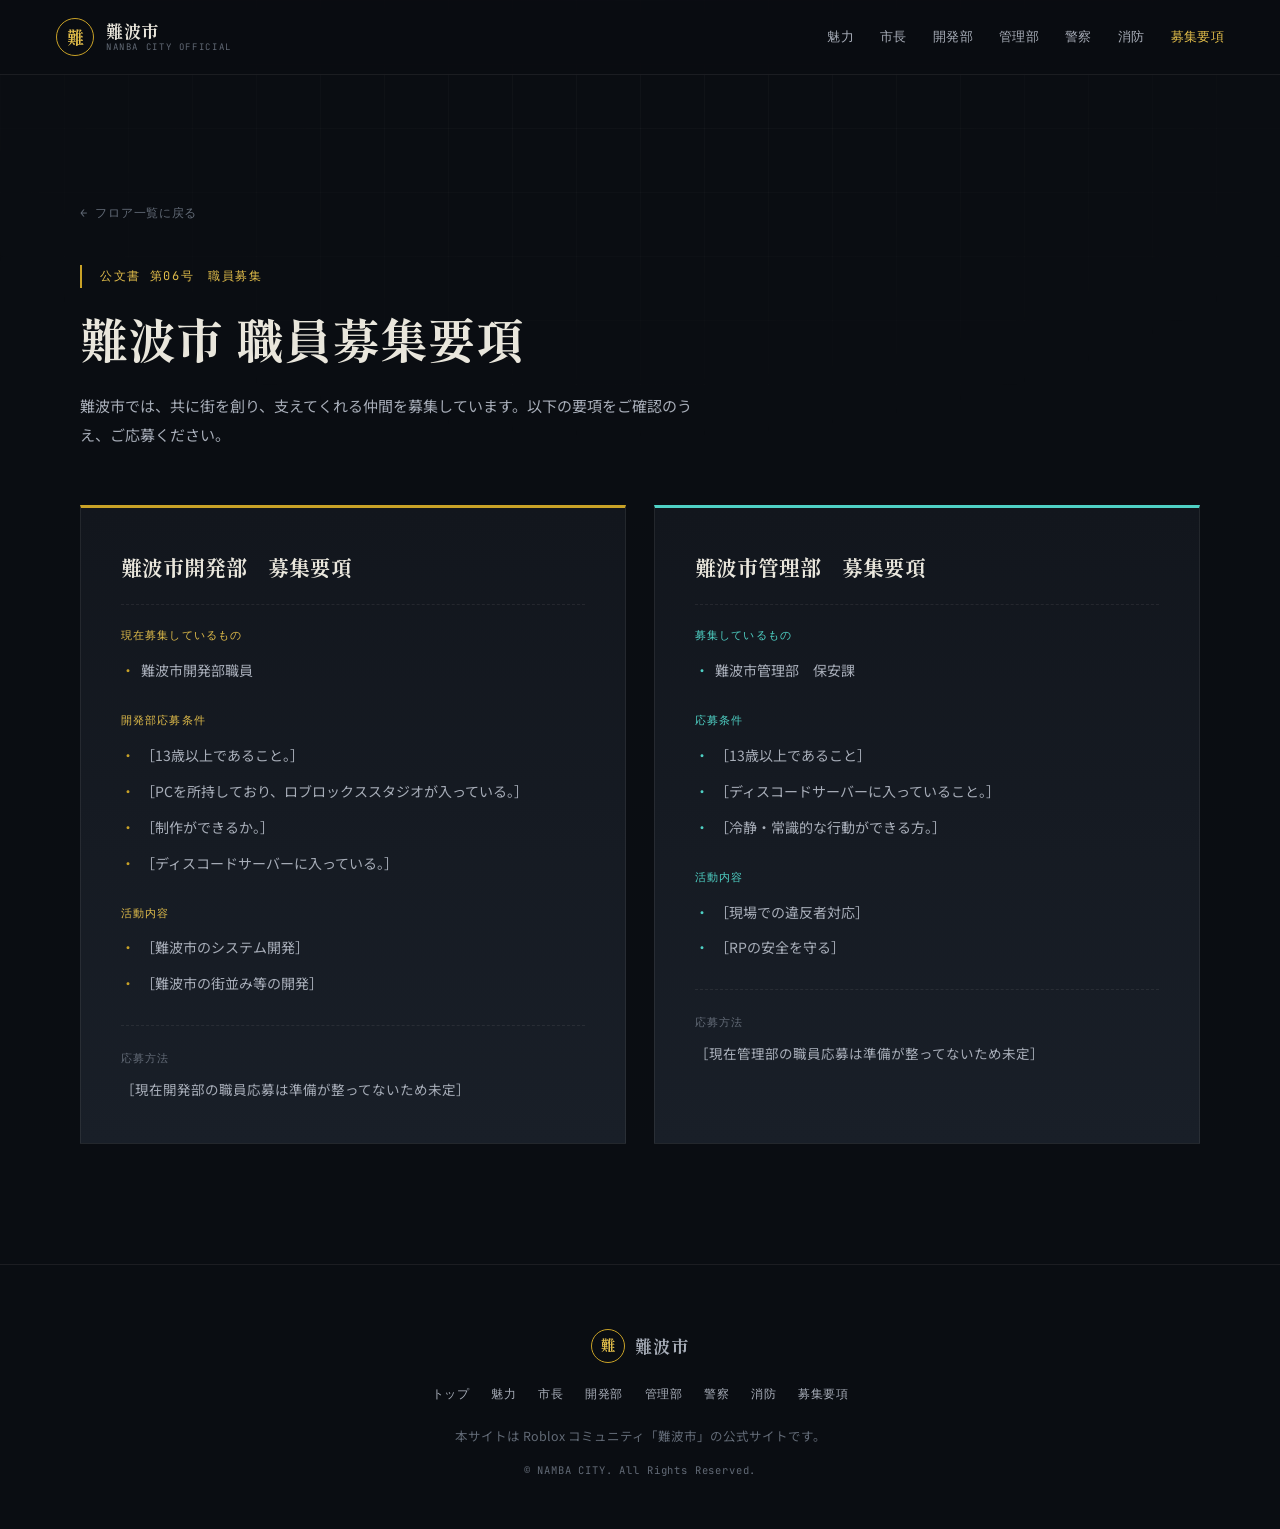
<file: recruit.html>
<!DOCTYPE html>
<html lang="ja">
<head>
<meta charset="UTF-8">
<meta name="viewport" content="width=device-width, initial-scale=1.0">
<title>募集要項｜難波市 公式サイト</title>
<meta name="description" content="難波市開発部・難波市管理部の募集要項。">
<link rel="preconnect" href="https://fonts.googleapis.com">
<link rel="preconnect" href="https://fonts.gstatic.com" crossorigin>
<link href="https://fonts.googleapis.com/css2?family=Shippori+Mincho:wght@500;700;800&family=Noto+Sans+JP:wght@400;500;600;700;900&family=JetBrains+Mono:wght@400;500;600&display=swap" rel="stylesheet">
<link rel="stylesheet" href="style.css">
</head>
<body>

<div class="blueprint-fixed" aria-hidden="true"></div>

<header class="site-header">
  <a href="index.html" class="brand">
    <span class="brand-mark">難</span>
    <span class="brand-text">
      <span class="brand-ja">難波市</span>
      <span class="brand-en">NANBA CITY OFFICIAL</span>
    </span>
  </a>
  <nav class="site-nav">
    <a href="charm.html">魅力</a>
    <a href="mayor.html">市長</a>
    <a href="development.html">開発部</a>
    <a href="administration.html">管理部</a>
    <a href="police.html">警察</a>
    <a href="fire.html">消防</a>
    <a href="recruit.html" class="nav-current">募集要項</a>
  </nav>
</header>

<main>
  <section class="section recruit-section">
    <div class="section-inner">
      <a href="index.html" class="back-link">← フロア一覧に戻る</a>
      <p class="doc-number">公文書 第06号　職員募集</p>
      <h2 class="section-title">難波市 職員募集要項</h2>
      <p class="section-lead">難波市では、共に街を創り、支えてくれる仲間を募集しています。以下の要項をご確認のうえ、ご応募ください。</p>

      <div class="recruit-grid">

        <!-- ===================== 開発部 募集要項 ===================== -->
        <article class="recruit-card">
          <h3>難波市開発部　募集要項</h3>

          <p class="recruit-label">現在募集しているもの</p>
          <ul class="recruit-list">
            <li>難波市開発部職員</li>
           
          </ul>

          <p class="recruit-label">開発部応募条件</p>
          <ul class="recruit-list">
            <li>［13歳以上であること。］</li>
            <li>［PCを所持しており、ロブロックススタジオが入っている。］</li>
            <li>［制作ができるか。］</li>
            <li>［ディスコードサーバーに入っている。］</li>
          </ul>

          <p class="recruit-label">活動内容</p>
          <ul class="recruit-list">
            <li>［難波市のシステム開発］</li>
            <li>［難波市の街並み等の開発］</li>
          </ul>

          <div class="recruit-apply">
            <strong>応募方法</strong>
            ［現在開発部の職員応募は準備が整ってないため未定］
          </div>
        </article>

        <!-- ===================== 管理部 募集要項 ===================== -->
        <article class="recruit-card recruit-card-cyan">
          <h3>難波市管理部　募集要項</h3>

          <p class="recruit-label">募集しているもの</p>
          <ul class="recruit-list">
            <li>難波市管理部　保安課</li>
          
          </ul>

          <p class="recruit-label">応募条件</p>
          <ul class="recruit-list">
            <li>［13歳以上であること］</li>
            <li>［ディスコードサーバーに入っていること。］</li>
            <li>［冷静・常識的な行動ができる方。］</li>
          </ul>

          <p class="recruit-label">活動内容</p>
          <ul class="recruit-list">
            <li>［現場での違反者対応］</li>
            <li>［RPの安全を守る］</li>
          </ul>

          <div class="recruit-apply">
            <strong>応募方法</strong>
            ［現在管理部の職員応募は準備が整ってないため未定］
          </div>
        </article>

      </div>
    </div>
  </section>
</main>

<footer class="site-footer">
  <div class="footer-inner">
    <div class="footer-brand">
      <span class="brand-mark brand-mark-sm">難</span>
      <span class="brand-ja">難波市</span>
    </div>
    <nav class="footer-nav">
      <a href="index.html">トップ</a>
      <a href="charm.html">魅力</a>
      <a href="mayor.html">市長</a>
      <a href="development.html">開発部</a>
      <a href="administration.html">管理部</a>
      <a href="police.html">警察</a>
      <a href="fire.html">消防</a>
      <a href="recruit.html">募集要項</a>
    </nav>
    <p class="footer-note">本サイトは Roblox コミュニティ「難波市」の公式サイトです。</p>
    <p class="footer-copyright">© NAMBA CITY. All Rights Reserved.</p>
  </div>
</footer>

</body>
</html>
</file>
<file: style.css>
/* ==========================================================================
   難波市 公式サイト — style.css
   Design tokens
   ========================================================================== */
:root{
  --bg:            #0a0d12;
  --bg-panel:       #12161d;
  --bg-elevated:    #191f28;
  --bg-elevated-2:  #1f2632;

  --gold:           #c9a227;
  --gold-bright:    #e0bc4a;
  --cyan:           #4fd1c5;
  --crimson:        #b3382c;
  --crimson-bright: #d1493a;
  --emerald:        #3fae74;
  --orange:         #d97e34;

  --line:           rgba(201,162,39,0.14);
  --line-soft:      rgba(233,230,220,0.08);

  --text:           #e9e6dc;
  --text-dim:       #a7adb8;
  --text-faint:     #626a76;

  --font-display: 'Shippori Mincho', serif;
  --font-body:    'Noto Sans JP', sans-serif;
  --font-mono:    'JetBrains Mono', monospace;

  --container: 1120px;
}

*, *::before, *::after{ box-sizing: border-box; }

html{ scroll-behavior: smooth; }

@media (prefers-reduced-motion: reduce){
  html{ scroll-behavior: auto; }
  *, *::before, *::after{ animation-duration: 0.001ms !important; transition-duration: 0.001ms !important; }
}

body{
  margin: 0;
  background: var(--bg);
  color: var(--text);
  font-family: var(--font-body);
  font-size: 16px;
  line-height: 1.9;
  -webkit-font-smoothing: antialiased;
}

a{ color: inherit; text-decoration: none; }

img, svg{ display: block; max-width: 100%; }

:focus-visible{
  outline: 2px solid var(--gold-bright);
  outline-offset: 3px;
}

/* ==========================================================================
   Background texture (fixed blueprint grid, whole page)
   ========================================================================== */
.blueprint-fixed{
  position: fixed;
  inset: 0;
  z-index: 0;
  pointer-events: none;
  background-image:
    linear-gradient(var(--line-soft) 1px, transparent 1px),
    linear-gradient(90deg, var(--line-soft) 1px, transparent 1px);
  background-size: 64px 64px;
  opacity: 0.5;
  mask-image: radial-gradient(ellipse 90% 70% at 50% 0%, black 0%, transparent 75%);
}

header, main, footer{ position: relative; z-index: 1; }

/* ==========================================================================
   Header
   ========================================================================== */
.site-header{
  position: sticky;
  top: 0;
  z-index: 50;
  display: flex;
  align-items: center;
  justify-content: space-between;
  padding: 18px clamp(20px, 5vw, 56px);
  background: rgba(10,13,18,0.82);
  backdrop-filter: blur(10px);
  border-bottom: 1px solid var(--line-soft);
}

.brand{
  display: flex;
  align-items: center;
  gap: 12px;
}

.brand-mark{
  display: grid;
  place-items: center;
  width: 38px;
  height: 38px;
  border: 1px solid var(--gold);
  border-radius: 50%;
  color: var(--gold-bright);
  font-family: var(--font-display);
  font-size: 17px;
  font-weight: 700;
}

.brand-mark-sm{ width: 34px; height: 34px; font-size: 15px; }

.brand-text{ display: flex; flex-direction: column; line-height: 1.2; }

.brand-ja{
  font-family: var(--font-display);
  font-weight: 700;
  font-size: 17px;
  letter-spacing: 0.04em;
}

.brand-en{
  font-family: var(--font-mono);
  font-size: 9px;
  letter-spacing: 0.18em;
  color: var(--text-faint);
}

.site-nav{
  display: flex;
  flex-wrap: wrap;
  justify-content: flex-end;
  gap: clamp(12px, 2.4vw, 26px);
  font-family: var(--font-mono);
  font-size: 12.5px;
  letter-spacing: 0.03em;
}

.site-nav a{
  color: var(--text-dim);
  display: flex;
  align-items: center;
  gap: 6px;
  transition: color 0.2s ease;
}

.site-nav a:hover{ color: var(--gold-bright); }

.site-nav a.nav-current{ color: var(--gold-bright); }

.nav-num{
  color: var(--gold);
  font-size: 10px;
}

@media (max-width: 780px){
  .site-nav{ display: none; }
}

/* ==========================================================================
   Hero
   ========================================================================== */
.hero{
  position: relative;
  min-height: 92vh;
  display: flex;
  align-items: center;
  overflow: hidden;
  padding: 120px clamp(20px, 6vw, 56px) 80px;
  border-bottom: 1px solid var(--line-soft);
}

.hero-grid{
  position: absolute;
  inset: 0;
  background-image:
    linear-gradient(var(--line) 1px, transparent 1px),
    linear-gradient(90deg, var(--line) 1px, transparent 1px);
  background-size: 40px 40px;
  mask-image: linear-gradient(180deg, transparent, black 30%, black 75%, transparent);
}

.hero-seal{
  position: absolute;
  right: clamp(-120px, 4vw, 40px);
  top: 50%;
  transform: translateY(-50%);
  width: clamp(280px, 34vw, 480px);
  color: var(--gold);
  opacity: 0.16;
}

.hero-inner{
  position: relative;
  max-width: var(--container);
  margin: 0 auto;
  width: 100%;
}

.eyebrow{
  display: flex;
  align-items: center;
  gap: 12px;
  font-family: var(--font-mono);
  font-size: 12px;
  letter-spacing: 0.22em;
  color: var(--gold-bright);
  margin: 0 0 28px;
}

.eyebrow-line{
  width: 40px;
  height: 1px;
  background: var(--gold);
}

.hero-title{
  font-family: var(--font-display);
  font-weight: 800;
  font-size: clamp(52px, 10vw, 128px);
  line-height: 1.05;
  letter-spacing: 0.02em;
  margin: 0 0 32px;
}

.hero-break{ display: none; }

.hero-lead{
  font-size: clamp(14px, 1.6vw, 17px);
  color: var(--text-dim);
  max-width: 34em;
  margin: 0 0 64px;
}

.scroll-cue{
  display: inline-flex;
  align-items: center;
  gap: 14px;
  font-family: var(--font-mono);
  font-size: 11px;
  letter-spacing: 0.2em;
  color: var(--text-faint);
}

.scroll-line{
  width: 1px;
  height: 40px;
  background: linear-gradient(var(--gold), transparent);
}

/* ==========================================================================
   Section shell
   ========================================================================== */
.section{
  padding: 120px clamp(20px, 6vw, 56px);
  border-bottom: 1px solid var(--line-soft);
}

.section-inner{
  max-width: var(--container);
  margin: 0 auto;
}

.back-link{
  display: inline-flex;
  align-items: center;
  gap: 8px;
  font-family: var(--font-mono);
  font-size: 12px;
  letter-spacing: 0.06em;
  color: var(--text-faint);
  margin: 0 0 40px;
  transition: color 0.2s ease;
}

.back-link:hover{ color: var(--gold-bright); }

.doc-number{
  font-family: var(--font-mono);
  font-size: 12px;
  letter-spacing: 0.14em;
  color: var(--gold-bright);
  margin: 0 0 18px;
  padding-left: 18px;
  border-left: 2px solid var(--gold);
}

.doc-number-alt{ border-left-color: var(--cyan); color: var(--cyan); }
.doc-number-emerald{ border-left-color: var(--emerald); color: var(--emerald); }
.doc-number-orange{ border-left-color: var(--orange); color: var(--orange); }

.section-title{
  font-family: var(--font-display);
  font-weight: 700;
  font-size: clamp(30px, 4.4vw, 48px);
  line-height: 1.35;
  margin: 0 0 22px;
}

.section-title-sub{
  font-family: var(--font-mono);
  font-size: 13px;
  letter-spacing: 0.14em;
  color: var(--text-faint);
  margin: 0 0 44px;
}

.section-lead{
  color: var(--text-dim);
  max-width: 42em;
  font-size: 15px;
  margin: 0 0 56px;
}

.mobile-break{ display: none; }

/* ==========================================================================
   City charm gallery
   ========================================================================== */
.gallery-grid{
  display: grid;
  grid-template-columns: repeat(3, 1fr);
  gap: 20px;
}

@media (max-width: 900px){
  .gallery-grid{ grid-template-columns: repeat(2, 1fr); }
}

@media (max-width: 560px){
  .gallery-grid{ grid-template-columns: 1fr; }
}

.gallery-item{
  margin: 0;
  background: var(--bg-panel);
  border: 1px solid var(--line-soft);
  overflow: hidden;
  transition: border-color 0.25s ease, transform 0.25s ease;
}

.gallery-item:hover{
  border-color: var(--gold);
  transform: translateY(-4px);
}

.gallery-item img{
  width: 100%;
  aspect-ratio: 4 / 3;
  object-fit: cover;
  /* 画像が見つからない間の背景色（差し替え後は非表示になります） */
  background: linear-gradient(135deg, var(--bg-elevated), var(--bg-elevated-2));
}

.gallery-item figcaption{
  padding: 14px 16px;
  font-family: var(--font-mono);
  font-size: 12px;
  letter-spacing: 0.05em;
  color: var(--text-dim);
  border-top: 1px solid var(--line-soft);
}

/* ==========================================================================
   Floor directory (top page)
   ========================================================================== */
.directory-grid{
  display: grid;
  grid-template-columns: repeat(3, 1fr);
  gap: 20px;
}

@media (max-width: 900px){
  .directory-grid{ grid-template-columns: repeat(2, 1fr); }
}

@media (max-width: 560px){
  .directory-grid{ grid-template-columns: 1fr; }
}

.floor-card{
  position: relative;
  display: flex;
  flex-direction: column;
  background: var(--bg-panel);
  border: 1px solid var(--line-soft);
  border-left: 3px solid var(--gold);
  padding: 30px 26px 26px;
  min-height: 168px;
  transition: border-color 0.25s ease, transform 0.25s ease, background 0.25s ease;
}

.floor-card:hover{
  border-color: var(--gold);
  background: var(--bg-elevated);
  transform: translateY(-4px);
}

.floor-num{
  font-family: var(--font-display);
  font-weight: 700;
  font-size: 30px;
  color: var(--gold-bright);
  line-height: 1;
  margin-bottom: 16px;
}

.floor-name{
  font-family: var(--font-body);
  font-weight: 700;
  font-size: 17px;
  color: var(--text);
  margin-bottom: 10px;
}

.floor-desc{
  font-size: 13px;
  color: var(--text-faint);
  line-height: 1.7;
}

.floor-arrow{
  position: absolute;
  right: 22px;
  bottom: 18px;
  font-family: var(--font-mono);
  color: var(--gold);
  transition: transform 0.25s ease;
}

.floor-card:hover .floor-arrow{ transform: translateX(6px); }

/* ==========================================================================
   Mayor document card
   ========================================================================== */
.document-card{
  position: relative;
  background: linear-gradient(180deg, var(--bg-panel), var(--bg-elevated));
  border: 1px solid var(--line-soft);
  border-top: 3px solid var(--gold);
  padding: clamp(28px, 5vw, 56px);
  max-width: 780px;
}

.document-head{
  display: flex;
  justify-content: space-between;
  align-items: baseline;
  padding-bottom: 24px;
  margin-bottom: 32px;
  border-bottom: 1px dashed var(--line-soft);
  font-family: var(--font-mono);
  font-size: 11px;
  letter-spacing: 0.1em;
  color: var(--text-faint);
}

.mayor-quote{
  margin: 0 0 40px;
  font-size: clamp(15px, 1.7vw, 17px);
  line-height: 2.1;
  color: var(--text);
  font-style: normal;
}

.document-sign{
  display: flex;
  align-items: center;
  justify-content: flex-end;
  gap: 20px;
}

.sign-role{
  font-family: var(--font-display);
  font-size: 16px;
  letter-spacing: 0.06em;
  color: var(--text-dim);
}

/* Hanko stamp */
.hanko{
  display: grid;
  place-items: center;
  width: 56px;
  height: 56px;
  border: 2px solid var(--crimson-bright);
  border-radius: 4px;
  color: var(--crimson-bright);
  font-family: var(--font-display);
  font-weight: 700;
  font-size: 22px;
  transform: rotate(-4deg);
  opacity: 0.92;
  flex-shrink: 0;
}

.hanko-sm{
  width: 40px;
  height: 40px;
  font-size: 16px;
  border-width: 1.5px;
}

.hanko-cyan{ border-color: var(--cyan); color: var(--cyan); }
.hanko-crimson{ border-color: var(--crimson-bright); color: var(--crimson-bright); }

/* ==========================================================================
   Card grids (department members)
   ========================================================================== */
.card-grid{
  display: grid;
  grid-template-columns: repeat(3, 1fr);
  gap: 28px;
}

@media (max-width: 900px){
  .card-grid{ grid-template-columns: 1fr; }
}

.member-card{
  display: flex;
  flex-direction: column;
  background: var(--bg-panel);
  border: 1px solid var(--line-soft);
  padding: 32px 28px;
  transition: border-color 0.25s ease, transform 0.25s ease;
}

.member-card:hover{
  border-color: var(--gold);
  transform: translateY(-4px);
}

.member-role-label{
  font-family: var(--font-mono);
  font-size: 10.5px;
  letter-spacing: 0.1em;
  color: var(--text-faint);
  margin: 0 0 14px;
  text-transform: uppercase;
}

.member-role{
  font-family: var(--font-display);
  font-weight: 700;
  font-size: 19px;
  margin: 0 0 22px;
  padding-bottom: 20px;
  border-bottom: 1px solid var(--line-soft);
}

.member-quote{
  position: relative;
  margin: 0 0 auto;
  padding-left: 18px;
  border-left: 2px solid var(--gold);
  font-size: 14.5px;
  line-height: 1.95;
  color: var(--text-dim);
  min-height: 5.8em;
}

.member-note{
  font-family: var(--font-mono);
  font-size: 11px;
  color: var(--gold-bright);
  letter-spacing: 0.04em;
  margin: 16px 0 0;
}

.member-foot{
  display: flex;
  justify-content: flex-end;
  margin-top: 28px;
}

.member-card-featured{
  background: var(--bg-elevated);
  border-color: var(--line);
}

.member-card-featured .member-quote{ border-left-color: var(--gold-bright); }

/* Administration variants */
.admin-card-cyan .member-quote{ border-left-color: var(--cyan); }
.admin-card-crimson .member-quote{ border-left-color: var(--crimson-bright); }
.admin-card-emerald .member-quote{ border-left-color: var(--emerald); }
.admin-card-orange .member-quote{ border-left-color: var(--orange); }

.admin-card-featured{
  background: linear-gradient(180deg, var(--bg-elevated-2), var(--bg-panel));
  border-color: rgba(179,56,44,0.35);
}

.admin-catch{ max-width: 20em; }

/* ==========================================================================
   Footer
   ========================================================================== */
.site-footer{
  padding: 64px clamp(20px, 6vw, 56px) 48px;
}

.footer-inner{
  max-width: var(--container);
  margin: 0 auto;
  display: flex;
  flex-direction: column;
  align-items: center;
  gap: 14px;
  text-align: center;
}

.footer-brand{
  display: flex;
  align-items: center;
  gap: 10px;
  font-family: var(--font-display);
  font-size: 15px;
  color: var(--text-dim);
}

.footer-nav{
  display: flex;
  flex-wrap: wrap;
  justify-content: center;
  gap: 10px 22px;
  font-family: var(--font-mono);
  font-size: 12px;
  letter-spacing: 0.04em;
  color: var(--text-dim);
  margin: 6px 0 4px;
}

.footer-nav a{ transition: color 0.2s ease; }
.footer-nav a:hover{ color: var(--gold-bright); }

.footer-note{
  font-size: 12.5px;
  color: var(--text-faint);
  margin: 0;
}

.footer-copyright{
  font-family: var(--font-mono);
  font-size: 10.5px;
  letter-spacing: 0.08em;
  color: var(--text-faint);
  margin: 0;
}

/* ==========================================================================
   Responsive refinements
   ========================================================================== */
@media (min-width: 641px){
  .hero-break{ display: inline; }
}

@media (max-width: 560px){
  .mobile-break{ display: inline; }
  .hero{ min-height: auto; padding-top: 96px; }
  .document-head{ flex-direction: column; align-items: flex-start; gap: 6px; }
  .document-sign{ justify-content: space-between; }
}


/* ==========================================================================
   Recruitment page
   ========================================================================== */
.recruit-grid{
  display: grid;
  grid-template-columns: repeat(2, 1fr);
  gap: 28px;
}

@media (max-width: 860px){
  .recruit-grid{ grid-template-columns: 1fr; }
}

.recruit-card{
  background: linear-gradient(180deg, var(--bg-panel), var(--bg-elevated));
  border: 1px solid var(--line-soft);
  border-top: 3px solid var(--gold);
  padding: clamp(26px, 4vw, 40px);
}

.recruit-card.recruit-card-cyan{ border-top-color: var(--cyan); }

.recruit-card h3{
  font-family: var(--font-display);
  font-weight: 700;
  font-size: 21px;
  margin: 0 0 20px;
  padding-bottom: 16px;
  border-bottom: 1px dashed var(--line-soft);
}

.recruit-label{
  font-family: var(--font-mono);
  font-size: 11px;
  letter-spacing: 0.1em;
  color: var(--gold-bright);
  margin: 26px 0 12px;
}

.recruit-card.recruit-card-cyan .recruit-label{ color: var(--cyan); }

.recruit-label:first-of-type{ margin-top: 0; }

.recruit-list{
  list-style: none;
  padding: 0;
  margin: 0;
}

.recruit-list li{
  position: relative;
  padding-left: 20px;
  margin-bottom: 10px;
  font-size: 14px;
  line-height: 1.85;
  color: var(--text-dim);
}

.recruit-list li::before{
  content: "・";
  position: absolute;
  left: 0;
  color: var(--gold);
}

.recruit-card.recruit-card-cyan .recruit-list li::before{ color: var(--cyan); }

.recruit-apply{
  margin-top: 28px;
  padding-top: 22px;
  border-top: 1px dashed var(--line-soft);
  font-size: 13.5px;
  color: var(--text-dim);
  line-height: 1.9;
}

.recruit-apply strong{
  display: block;
  font-family: var(--font-mono);
  font-size: 11px;
  letter-spacing: 0.1em;
  color: var(--text-faint);
  font-weight: 500;
  margin-bottom: 8px;
}

.floor-card-recruit{
  border-left-color: var(--cyan);
  background: linear-gradient(180deg, var(--bg-elevated-2), var(--bg-panel));
}

.floor-card-recruit .floor-num{ color: var(--cyan); }
.floor-card-recruit .floor-arrow{ color: var(--cyan); }

.links {
    display: flex;
    justify-content: center;
    gap: 15px;
    margin: 50px 0 30px;
    flex-wrap: wrap;
}

/* =========================================================
   External Links
   ========================================================= */

.server-links {
  max-width: 1120px;
  margin: 70px auto;
  padding: 0 20px;

  display: flex;
  justify-content: center;
  align-items: stretch;
  gap: 16px;
  flex-wrap: wrap;
}

.server-links a {
  display: block;
  padding: 14px 26px;

  background: var(--bg-panel);
  border: 1px solid var(--line-soft);
  border-top: 2px solid var(--gold);

  color: var(--text);
  text-decoration: none;

  font-family: var(--font-mono);
  font-size: 12px;
  letter-spacing: 0.05em;

  transition:
    background 0.2s ease,
    border-color 0.2s ease,
    transform 0.2s ease;
}

.server-links a:hover {
  background: var(--bg-elevated);
  border-color: var(--gold);
  transform: translateY(-4px);
}
</file>
